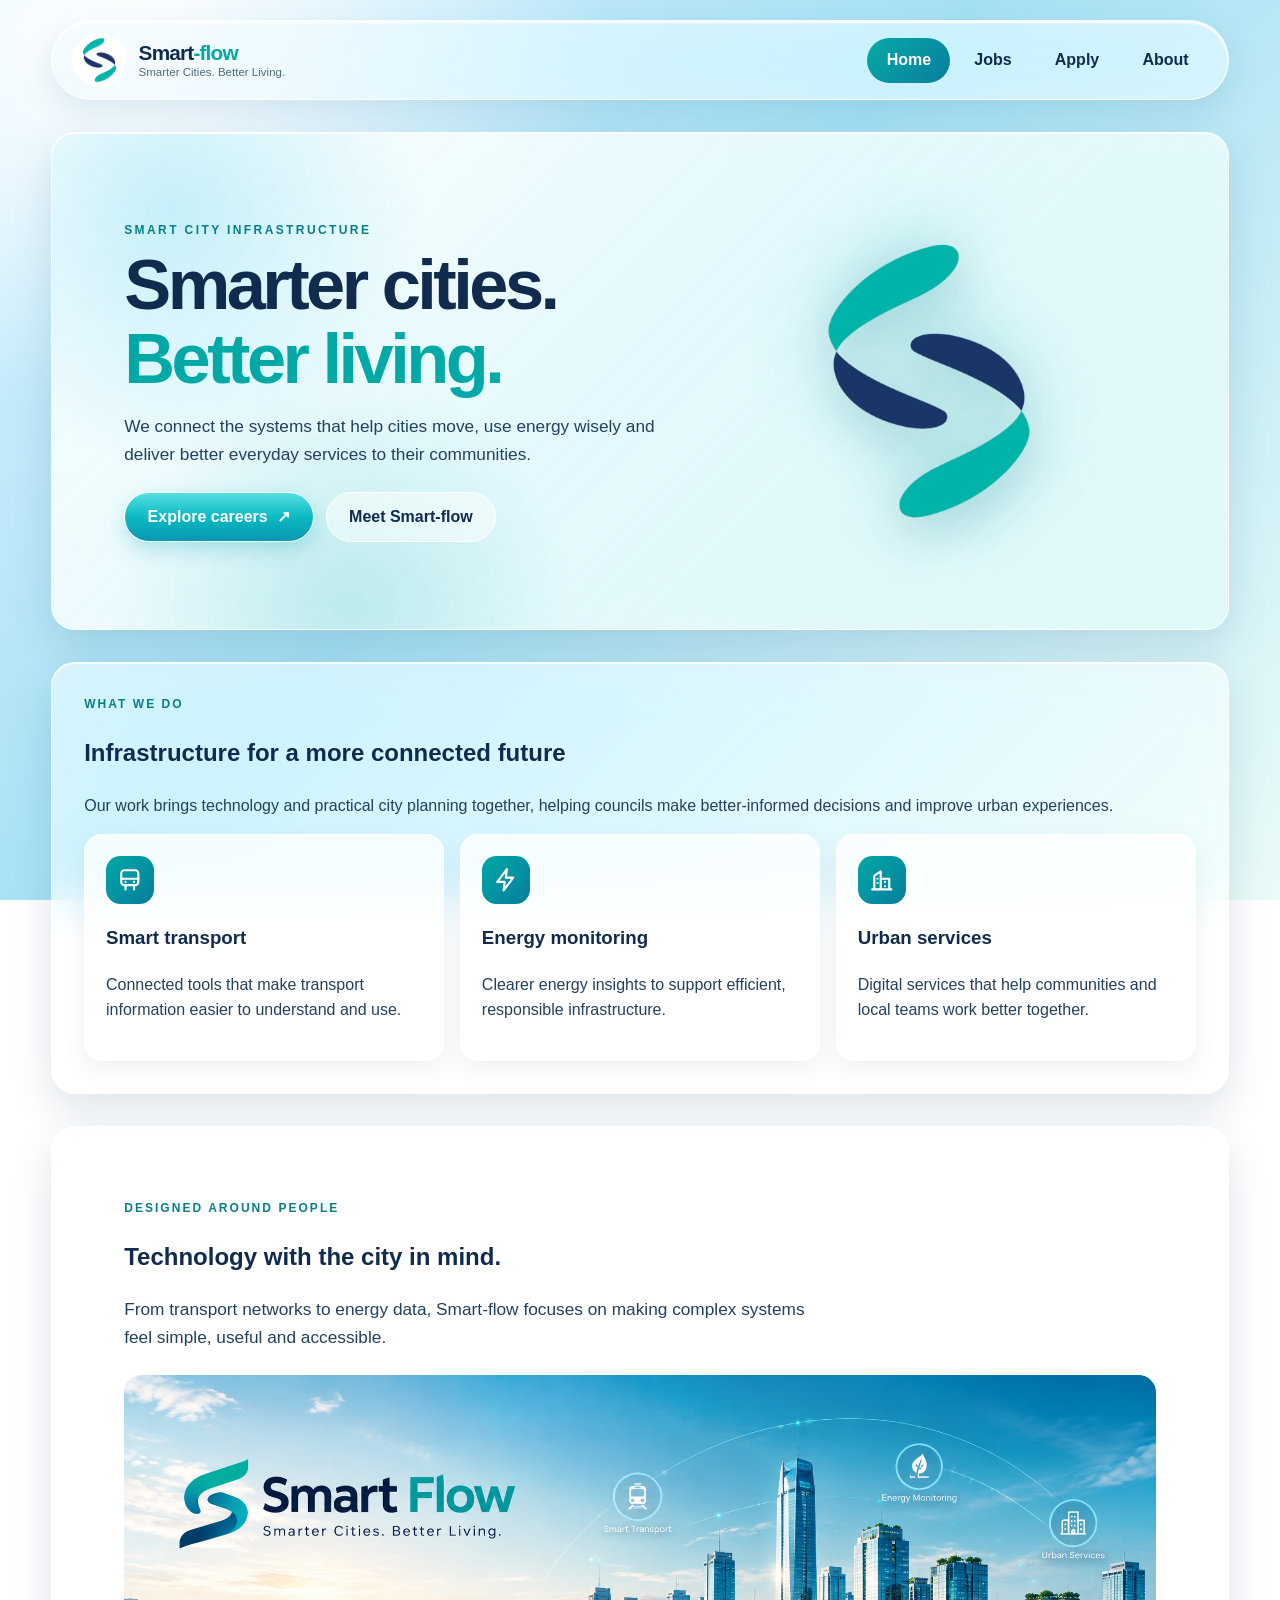
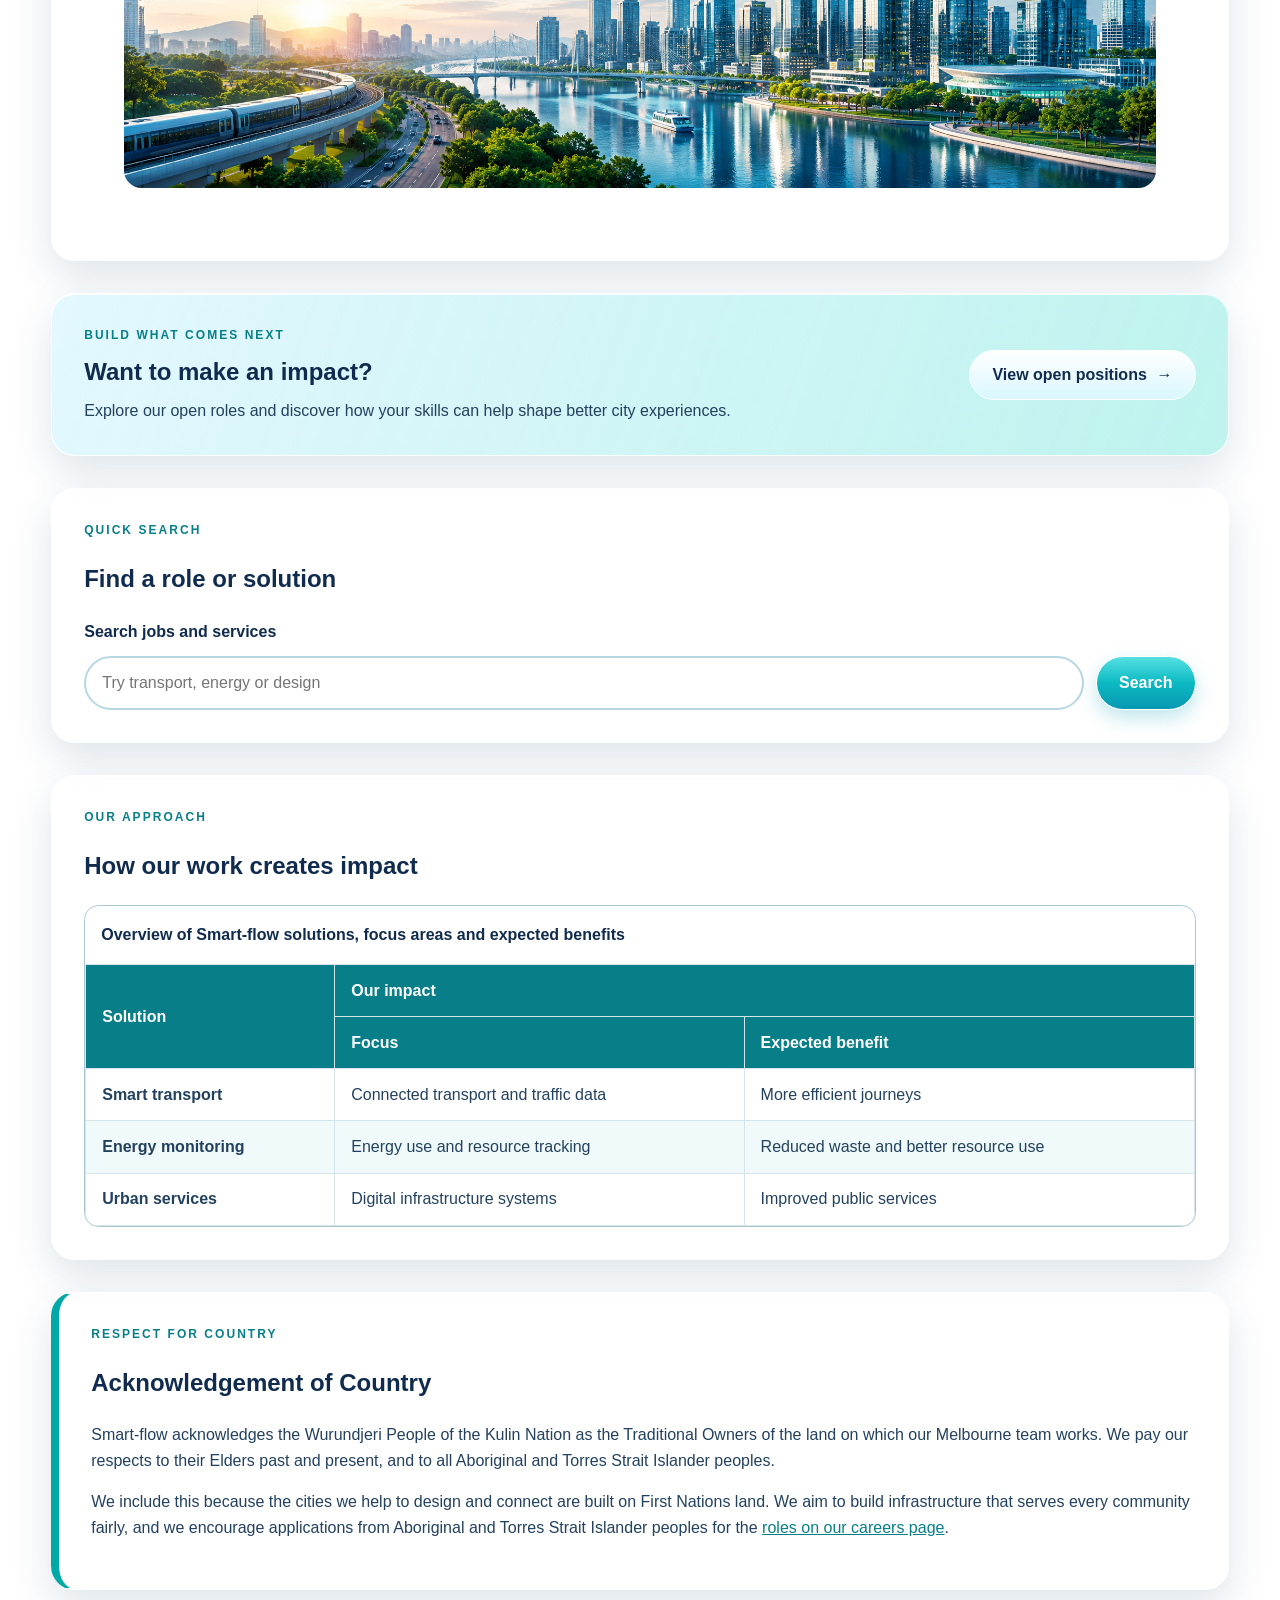
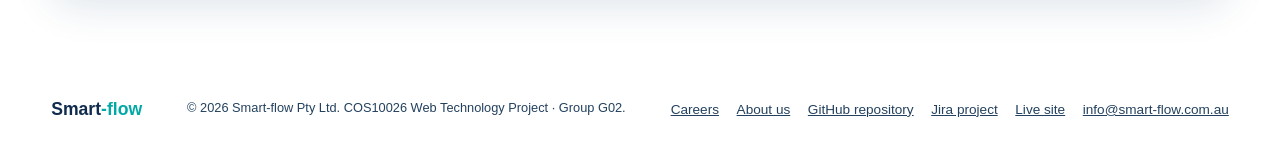
<file: index.html>
<!DOCTYPE html>
<!--
  Smart-flow | COS10026 Applied Web Project Part 1 | Group G02
  Page: index.html (Home)
  Styling: styles.css (shared) + index.css (this page), plus one embedded and one inline CSS example.
  ACKNOWLEDGEMENTS: Content and design decisions were made by the team. Generative AI (Claude, by Anthropic)
  was used to help write and explain CSS and to review the HTML; all output was checked and edited by the team.
  Sources: Acknowledgement of Country wording follows the Wurundjeri wording used on about.html.
-->
<html lang="en">

<head>
    <meta charset="UTF-8">
    <meta name="viewport" content="width=device-width, initial-scale=1.0">
    <meta name="description"
        content="Smart-flow builds smarter city infrastructure through connected transport, energy monitoring and urban services.">
    <meta name="keywords"
        content="Smart-flow, smart city, infrastructure, transport, energy monitoring, urban services, careers">
    <meta name="author" content="Group G02">
    <title>Home | Smart-flow</title>
    <link rel="stylesheet" href="styles/style.css">
    <link rel="stylesheet" href="styles/index.css">
    <!-- Embedded CSS example: limited page-specific styling; shared styles stay external. -->
    <style>
        .home-hero .hero-copy {
            position: relative;
            z-index: 1;
        }

        .home-hero .eyebrow {
            letter-spacing: .2em;
        }
    </style>
</head>

<body>
    <header class="site-header">
        <div class="container header-content">
            <a class="brand" href="index.html" aria-label="Smart-flow home">
                <img src="images/smartflow-edited.png" alt="Smart-flow logo" width="54" height="54">
                <span class="brand-copy"><strong>Smart<span>-flow</span></strong><small>Smarter Cities. Better
                        Living.</small></span>
            </a>
            <nav aria-label="Main navigation">
                <ul class="nav-links">
                    <li><a href="index.html" class="active" aria-current="page">Home</a></li>
                    <li><a href="jobs.html">Jobs</a></li>
                    <li><a href="apply.html">Apply</a></li>
                    <li><a href="about.html">About</a></li>
                </ul>
            </nav>
        </div>
    </header>
    <main class="container page-main">

        <!-- Background graphic: layered CSS gradients on .home-hero (see index.css). -->
        <section class="page-hero home-hero">
            <div class="hero-copy">
                <p class="eyebrow">SMART CITY INFRASTRUCTURE</p>
                <h1>Smarter cities.<br><span>Better living.</span></h1>
                <p>We connect the systems that help cities move, use energy wisely and deliver better everyday services
                    to their communities.</p>
                <div class="hero-actions">
                    <a class="button button-primary" href="jobs.html">Explore careers <span
                            aria-hidden="true">↗</span></a>
                    <a class="button button-quiet" href="about.html">Meet Smart-flow</a>
                </div>
            </div>
            <img class="home-logo" src="images/smartflow-edited.png" alt="Smart-flow abstract teal and navy S logo"
                style="margin-block: .5rem;">
        </section>

        <section class="content-section" aria-labelledby="focus-title">
            <p class="eyebrow">WHAT WE DO</p>
            <h2 id="focus-title">Infrastructure for a more connected future</h2>
            <p>Our work brings technology and practical city planning together, helping councils make better-informed
                decisions and improve urban experiences.</p>
            <div class="feature-grid">
                <article class="feature-card">
                    <div class="feature-icon" aria-hidden="true"><svg viewBox="0 0 24 24" width="26" height="26"
                            fill="none" stroke="currentColor" stroke-width="2" stroke-linecap="round"
                            stroke-linejoin="round" focusable="false">
                            <rect x="4" y="3" width="16" height="14" rx="3" />
                            <path d="M4 11h16M8 21v-4M16 21v-4" />
                            <path d="M8 14h.01M16 14h.01" />
                        </svg></div>
                    <h3>Smart transport</h3>
                    <p>Connected tools that make transport information easier to understand and use.</p>
                </article>
                <article class="feature-card">
                    <div class="feature-icon" aria-hidden="true"><svg viewBox="0 0 24 24" width="26" height="26"
                            fill="none" stroke="currentColor" stroke-width="2" stroke-linecap="round"
                            stroke-linejoin="round" focusable="false">
                            <path d="M13 2 4 14h7l-1 8 9-12h-7z" />
                        </svg></div>
                    <h3>Energy monitoring</h3>
                    <p>Clearer energy insights to support efficient, responsible infrastructure.</p>
                </article>
                <article class="feature-card">
                    <div class="feature-icon" aria-hidden="true"><svg viewBox="0 0 24 24" width="26" height="26"
                            fill="none" stroke="currentColor" stroke-width="2" stroke-linecap="round"
                            stroke-linejoin="round" focusable="false">
                            <path d="M3 21h18M5 21V8l6-4v17M11 21V11h8v10M8 11h.01M8 15h.01M15 14h.01M15 18h.01" />
                        </svg></div>
                    <h3>Urban services</h3>
                    <p>Digital services that help communities and local teams work better together.</p>
                </article>
            </div>
        </section>

        <section class="page-hero" aria-labelledby="city-title">
            <p class="eyebrow">DESIGNED AROUND PEOPLE</p>
            <h2 id="city-title">Technology with the city in mind.</h2>
            <p>From transport networks to energy data, Smart-flow focuses on making complex systems feel simple, useful
                and accessible.</p>
            <img class="city-banner" src="images/smartflow-city-banner.png" width="1983" height="793"
                alt="Illustration of a connected modern city with public transport, buildings and waterways">
        </section>

        <section class="closing-cta glass-panel" aria-labelledby="home-cta-title">
            <div>
                <p class="eyebrow">BUILD WHAT COMES NEXT</p>
                <h2 id="home-cta-title">Want to make an impact?</h2>
                <p>Explore our open roles and discover how your skills can help shape better city experiences.</p>
            </div>
            <a class="button button-light" href="jobs.html">View open positions <span aria-hidden="true">→</span></a>
        </section>

        <section class="content-section" aria-labelledby="site-search-title">
            <p class="eyebrow">QUICK SEARCH</p>
            <h2 id="site-search-title">Find a role or solution</h2>
            <form class="site-search" action="jobs.html" method="get" role="search">
                <label for="site-search-query">Search jobs and services</label>
                <input id="site-search-query" name="q" type="search" placeholder="Try transport, energy or design">
                <button class="button button-primary" type="submit">Search</button>
            </form>
        </section>
        <section class="content-section" aria-labelledby="impact-table-title">
            <p class="eyebrow">OUR APPROACH</p>
            <h2 id="impact-table-title">How our work creates impact</h2>
            <div class="table-wrapper" tabindex="0" role="region" aria-label="Smart-flow solutions and benefits">
                <table>
                    <caption>Overview of Smart-flow solutions, focus areas and expected benefits</caption>
                    <thead>
                        <tr>
                            <th scope="col" rowspan="2">Solution</th>
                            <th scope="colgroup" colspan="2">Our impact</th>
                        </tr>
                        <tr>
                            <th scope="col">Focus</th>
                            <th scope="col">Expected benefit</th>
                        </tr>
                    </thead>
                    <tbody>
                        <tr>
                            <th scope="row">Smart transport</th>
                            <td>Connected transport and traffic data</td>
                            <td>More efficient journeys</td>
                        </tr>
                        <tr>
                            <th scope="row">Energy monitoring</th>
                            <td>Energy use and resource tracking</td>
                            <td>Reduced waste and better resource use</td>
                        </tr>
                        <tr>
                            <th scope="row">Urban services</th>
                            <td>Digital infrastructure systems</td>
                            <td>Improved public services</td>
                        </tr>
                    </tbody>
                </table>
            </div>
        </section>

        <!-- Acknowledgement of Country: supports Aboriginal and Torres Strait Islander peoples (brief requirement) -->
        <section class="content-section acknowledgement" aria-labelledby="country-title">
            <p class="eyebrow">RESPECT FOR COUNTRY</p>
            <h2 id="country-title">Acknowledgement of Country</h2>
            <p>Smart-flow acknowledges the Wurundjeri People of the Kulin Nation as the Traditional Owners of the land
                on which our Melbourne team works. We pay our respects to their Elders past and present, and to all
                Aboriginal and Torres Strait Islander peoples.</p>
            <p>We include this because the cities we help to design and connect are built on First Nations land. We aim
                to build infrastructure that serves every community fairly, and we encourage applications from
                Aboriginal and Torres Strait Islander peoples for the <a href="jobs.html">roles on our careers page</a>.
            </p>
        </section>

    </main>
    <footer class="site-footer">
        <div class="container footer-content">
            <a class="footer-brand" href="index.html">Smart<span>-flow</span></a>
            <p>&copy; 2026 Smart-flow Pty Ltd. COS10026 Web Technology Project · Group G02.</p>
            <ul class="footer-links">
                <li><a href="jobs.html">Careers</a></li>
                <li><a href="about.html">About us</a></li>
                <li><a href="https://github.com/106214551/Smart-flow" target="_blank" rel="noopener noreferrer">GitHub
                        repository</a></li>
                <li><a href="https://boussahakhadija76.atlassian.net/jira/software/projects/SFG/boards/34"
                        target="_blank" rel="noopener noreferrer">Jira project</a></li>
                <li><a href="https://106214551.github.io/Smart-flow/" target="_blank" rel="noopener noreferrer">Live
                        site</a></li>
                <li><a href="mailto:info@smart-flow.com.au">info@smart-flow.com.au</a></li>
            </ul>
        </div>
    </footer>
</body>

</html>
</file>
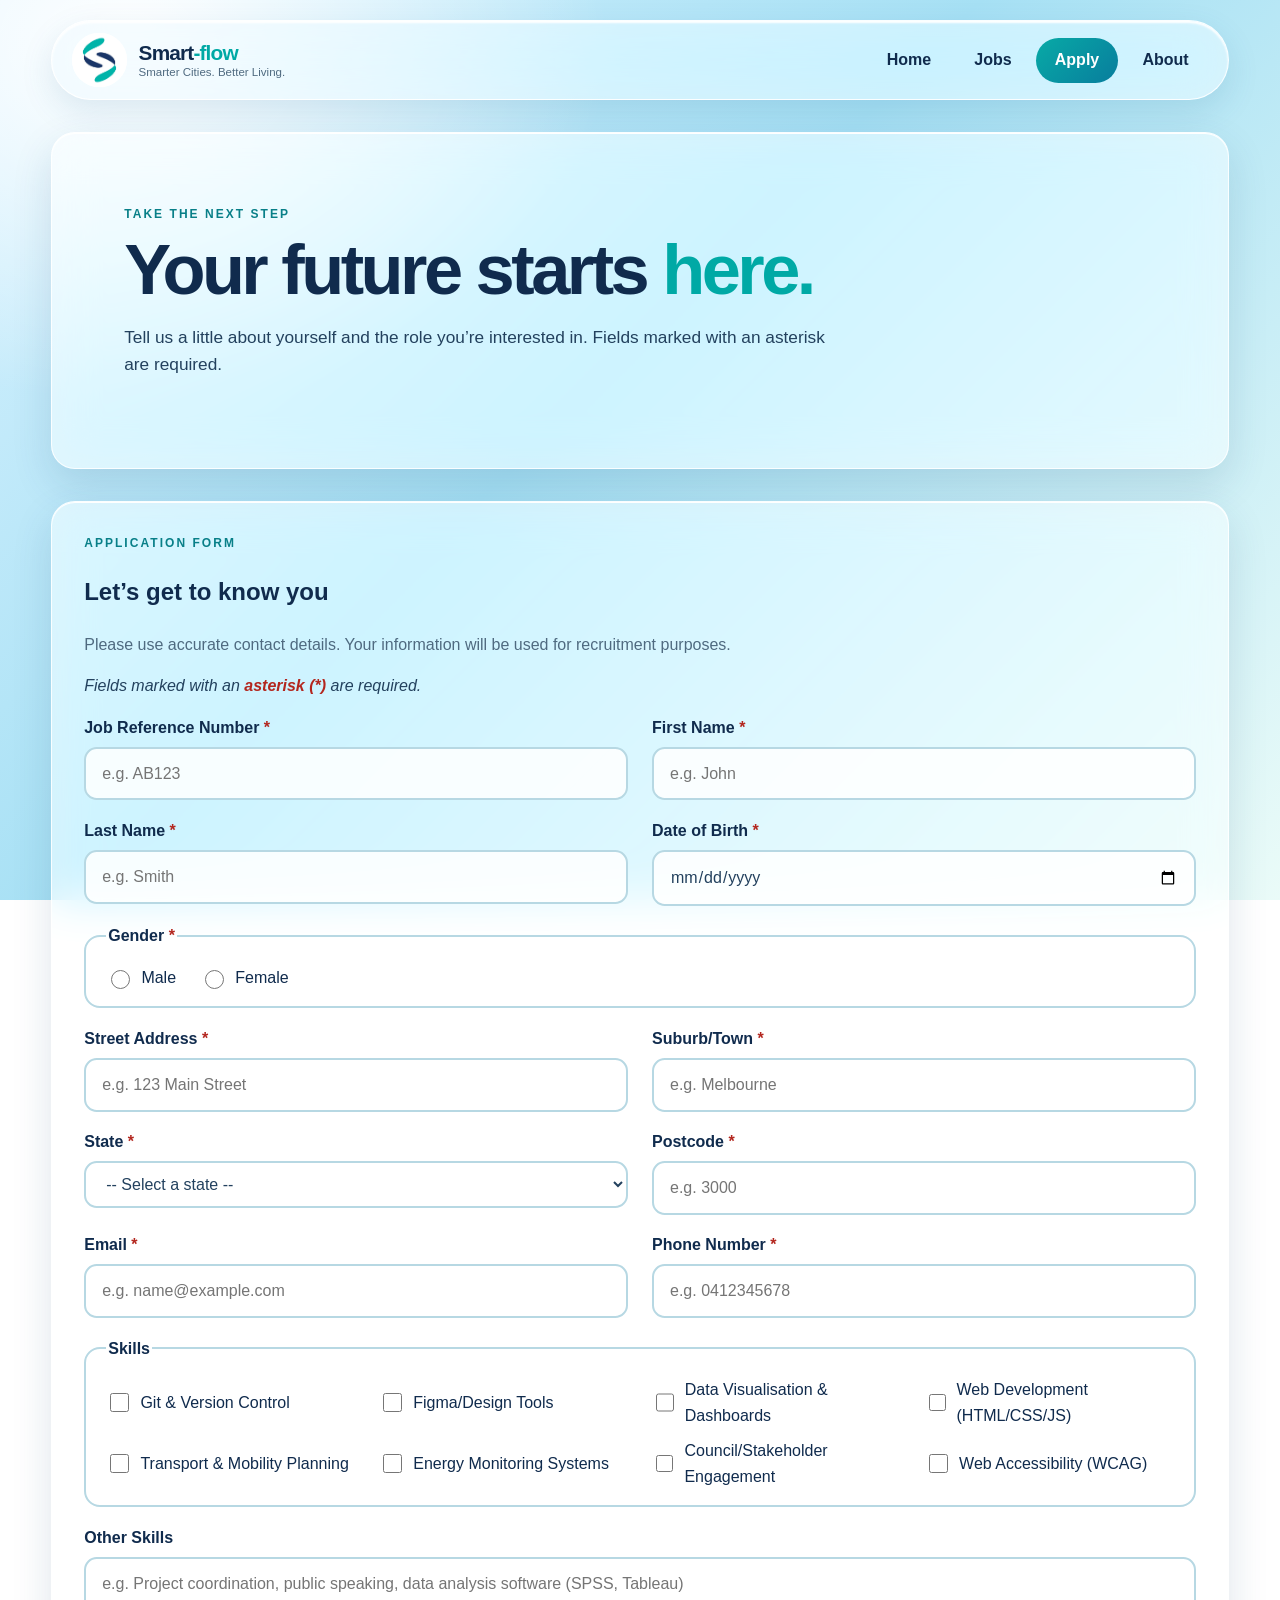
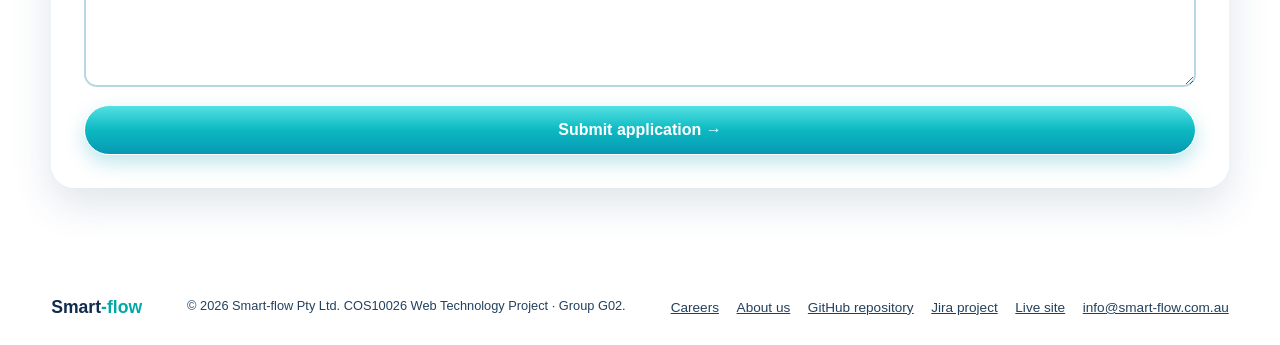
<file: apply.html>
<!DOCTYPE html>
<html lang="en">

<head>
    <meta charset="UTF-8">
    <meta name="author" content="Smart Flow">
    <meta name="viewport" content="width=device-width, initial-scale=1.0">
    <meta name="description" content="Apply for a role at Smart-flow using our accessible online application form.">
    <title>Apply | Smart-flow</title>
    <link rel="stylesheet" href="styles/style.css">
    <link rel="stylesheet" href="styles/apply.css">
    <!-- Embedded CSS example: limited page-specific styling; shared styles stay external. -->
    <style>
        .application-form .eyebrow {
            color: #087f88;
        }

        .application-form .form-help {
            line-height: 1.5;
        }

        .form-note {
            font-style: italic;
            text-align: left;
            margin-bottom: 16px;
        }
    </style>
</head>

<body>
    <!-- Header and Navigation -->
    <header class="site-header">
        <div class="container header-content">
            <a class="brand" href="index.html" aria-label="Smart-flow home">
                <img src="images/smartflow.jpeg" alt="Smart-flow logo" width="54" height="54">
                <span class="brand-copy"><strong>Smart<span>-flow</span></strong><small>Smarter Cities. Better
                        Living.</small></span>
            </a>
            <nav aria-label="Main navigation">
                <ul class="nav-links">
                    <li><a href="index.html">Home</a></li>
                    <li><a href="jobs.html">Jobs</a></li>
                    <li><a href="apply.html" class="active" aria-current="page">Apply</a></li>
                    <li><a href="about.html">About</a></li>
                </ul>
            </nav>
        </div>
    </header>

    <main class="container page-main">

        <!-- Page hero / introduction -->
        <section class="page-hero" aria-labelledby="apply-title">
            <p class="eyebrow">TAKE THE NEXT STEP</p>
            <h1 id="apply-title">Your future starts <span>here.</span></h1>
            <p>Tell us a little about yourself and the role you’re interested in. Fields marked with an asterisk are
                required.</p>
        </section>

        <section class="content-section" aria-labelledby="form-title">
            <p class="eyebrow">APPLICATION FORM</p>
            <h2 id="form-title">Let’s get to know you</h2>
            <p class="form-help" style="margin-bottom: 1rem;">Please use accurate contact details. Your information will
                be used for recruitment purposes.</p>
            <p class="form-note">Fields marked with an <span style="color: #b3261e; font-weight: bold;">asterisk
                    (*)</span> are required.</p>
            <!-- Job application form -->
            <form class="application-form" action="https://mercury.swin.edu.au/it000000/formtest.php" method="post">
                <!-- Job reference and applicant name -->
                <div class="form-field">
                    <label for="jobref">Job Reference Number <span class="required-star">*</span></label>
                    <input type="text" id="jobref" name="jobref" pattern="[A-Za-z0-9]{5}"
                        title="Enter exactly 5 letters or digits" placeholder="e.g. AB123" required>
                </div>

                <div class="form-field">
                    <label for="firstname">First Name <span class="required-star">*</span></label>
                    <input type="text" id="firstname" name="firstname" maxlength="20" pattern="[A-Za-z]+"
                        title="Enter only letters, no spaces or numbers" placeholder="e.g. John" required>
                </div>

                <div class="form-field">
                    <label for="lastname">Last Name <span class="required-star">*</span></label>
                    <input type="text" id="lastname" name="lastname" maxlength="20" pattern="[A-Za-z]+"
                        title="Enter only letters, no spaces or numbers" placeholder="e.g. Smith" required>
                </div>

                <!-- Date of birth and gender -->
                <div class="form-field">
                    <label for="DOB">Date of Birth <span class="required-star">*</span></label>
                    <input type="date" id="DOB" name="DOB" required>
                </div>

                <fieldset class="form-field full-width">
                    <legend>Gender <span class="required-star">*</span></legend>
                    <div class="radio-group">
                        <div class="checkbox-item">
                            <input type="radio" id="male" name="gender" value="male" required>
                            <label for="male">Male</label>
                        </div>
                        <div class="checkbox-item">
                            <input type="radio" id="female" name="gender" value="female" required>
                            <label for="female">Female</label>
                        </div>
                    </div>
                </fieldset>

                <!-- Address details -->
                <div class="form-field">
                    <label for="street">Street Address <span class="required-star">*</span></label>
                    <input type="text" id="street" name="street" maxlength="40" placeholder="e.g. 123 Main Street"
                        required>
                </div>

                <div class="form-field">
                    <label for="suburb">Suburb/Town <span class="required-star">*</span></label>
                    <input type="text" id="suburb" name="suburb" maxlength="40" placeholder="e.g. Melbourne" required>
                </div>

                <div class="form-field">
                    <label for="state">State <span class="required-star">*</span></label>
                    <select id="state" name="state" required>
                        <option value="" disabled selected>-- Select a state --</option>
                        <option value="VIC">VIC</option>
                        <option value="NSW">NSW</option>
                        <option value="QLD">QLD</option>
                        <option value="NT">NT</option>
                        <option value="WA">WA</option>
                        <option value="SA">SA</option>
                        <option value="TAS">TAS</option>
                        <option value="ACT">ACT</option>
                    </select>
                </div>

                <div class="form-field">
                    <label for="postcode">Postcode <span class="required-star">*</span></label>
                    <input type="text" id="postcode" name="postcode" pattern="[0-9]{4}" title="Enter exactly 4 digits"
                        placeholder="e.g. 3000" required>
                </div>

                <!-- Contact details -->
                <div class="form-field">
                    <label for="email">Email <span class="required-star">*</span></label>
                    <input type="email" id="email" name="email" placeholder="e.g. name@example.com" required>
                </div>

                <div class="form-field">
                    <label for="phone">Phone Number <span class="required-star">*</span></label>
                    <input type="tel" id="phone" name="phone" pattern="[0-9]{8,12}" title="Enter 8 to 12 digits"
                        placeholder="e.g. 0412345678" required>
                </div>

                <!-- Skills -->
                <fieldset class="form-field full-width">
                    <legend>Skills</legend>
                    <div class="checkbox-group">
                        <div class="checkbox-item">
                            <input type="checkbox" id="skill-gitv" name="skills" value="Git & Version Control">
                            <label for="skill-gitv">Git & Version Control</label>
                        </div>

                        <div class="checkbox-item">
                            <input type="checkbox" id="skill-F/D" name="skills" value="Figma/Design Tools">
                            <label for="skill-F/D">Figma/Design Tools</label>
                        </div>

                        <div class="checkbox-item">
                            <input type="checkbox" id="skill-dataviz" name="skills" value="Data Visualisation">
                            <label for="skill-dataviz">Data Visualisation & Dashboards</label>
                        </div>

                        <div class="checkbox-item">
                            <input type="checkbox" id="skill-webdev" name="skills" value="Web Development">
                            <label for="skill-webdev">Web Development (HTML/CSS/JS)</label>
                        </div>

                        <div class="checkbox-item">
                            <input type="checkbox" id="skill-transport" name="skills" value="Transport Planning">
                            <label for="skill-transport">Transport & Mobility Planning</label>
                        </div>

                        <div class="checkbox-item">
                            <input type="checkbox" id="skill-energy" name="skills" value="Energy Systems">
                            <label for="skill-energy">Energy Monitoring Systems</label>
                        </div>

                        <div class="checkbox-item">
                            <input type="checkbox" id="skill-stakeholder" name="skills" value="Stakeholder Engagement">
                            <label for="skill-stakeholder">Council/Stakeholder Engagement</label>
                        </div>

                        <div class="checkbox-item">
                            <input type="checkbox" id="skill-Acc" name="skills" value="Web Accessibility (WCAG)">
                            <label for="skill-Acc">Web Accessibility (WCAG)</label>
                        </div>
                    </div>
                </fieldset>

                <!-- Other skills text area -->
                <div class="form-field full-width">
                    <label for="otherskills">Other Skills</label>
                    <textarea id="otherskills" name="otherskills" rows="4" cols="50"
                        placeholder="e.g. Project coordination, public speaking, data analysis software (SPSS, Tableau)"></textarea>
                </div>
                <!-- Submit button -->
                <div class="form-field full-width">
                    <button class="button button-primary full-width" type="submit">Submit application →</button>
                </div>
            </form>
        </section>
    </main>

    <!-- Footer -->
    <footer class="site-footer">
        <div class="container footer-content">
            <a class="footer-brand" href="index.html">Smart<span>-flow</span></a>
            <p>&copy; 2026 Smart-flow Pty Ltd. COS10026 Web Technology Project · Group G02.</p>
            <ul class="footer-links">
                <li><a href="jobs.html">Careers</a></li>
                <li><a href="about.html">About us</a></li>
                <li><a href="https://github.com/106214551/Smart-flow" target="_blank" rel="noopener noreferrer">GitHub
                        repository</a></li>
                <li><a href="https://boussahakhadija76.atlassian.net/jira/software/projects/SFG/boards/34"
                        target="_blank" rel="noopener noreferrer">Jira project</a></li>
                <li><a href="https://106214551.github.io/Smart-flow/" target="_blank" rel="noopener noreferrer">Live
                        site</a></li>
                <li><a href="mailto:info@smart-flow.com.au">info@smart-flow.com.au</a></li>
            </ul>
        </div>
    </footer>
</body>

</html>
</file>
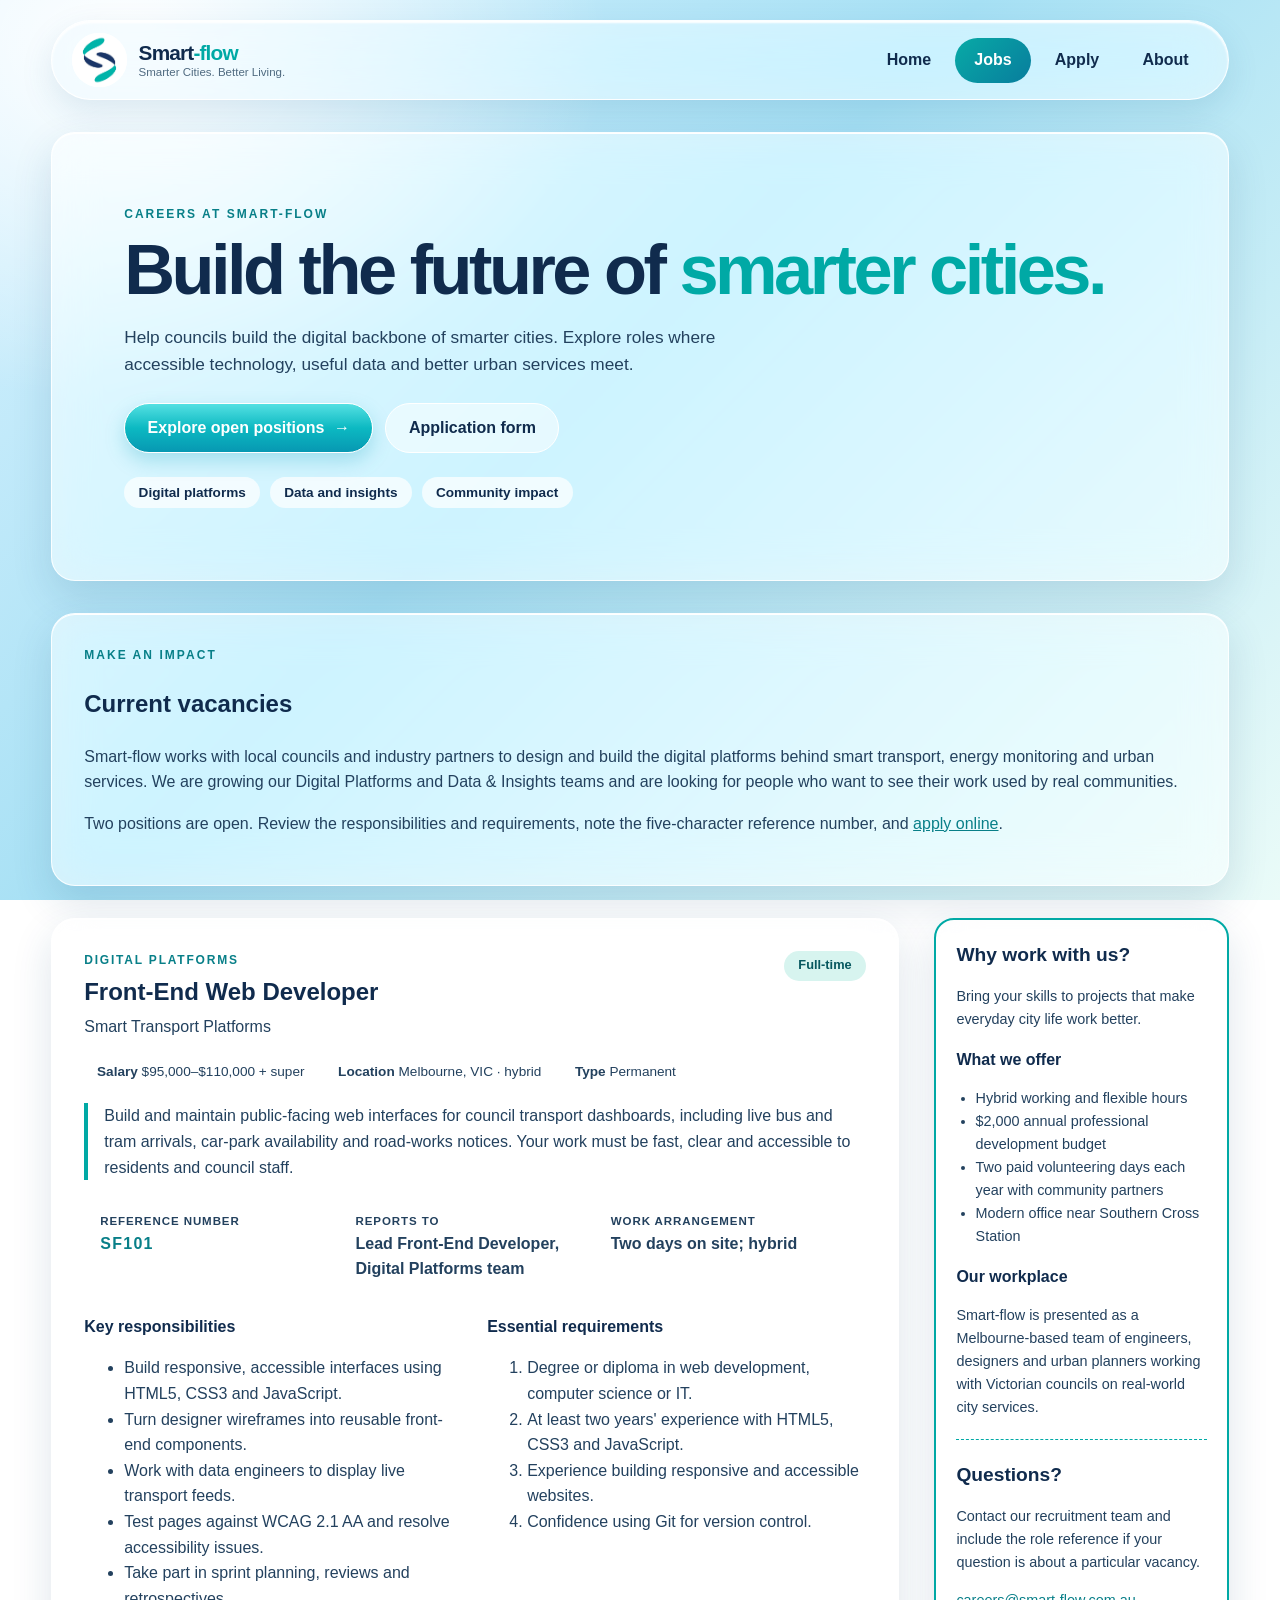
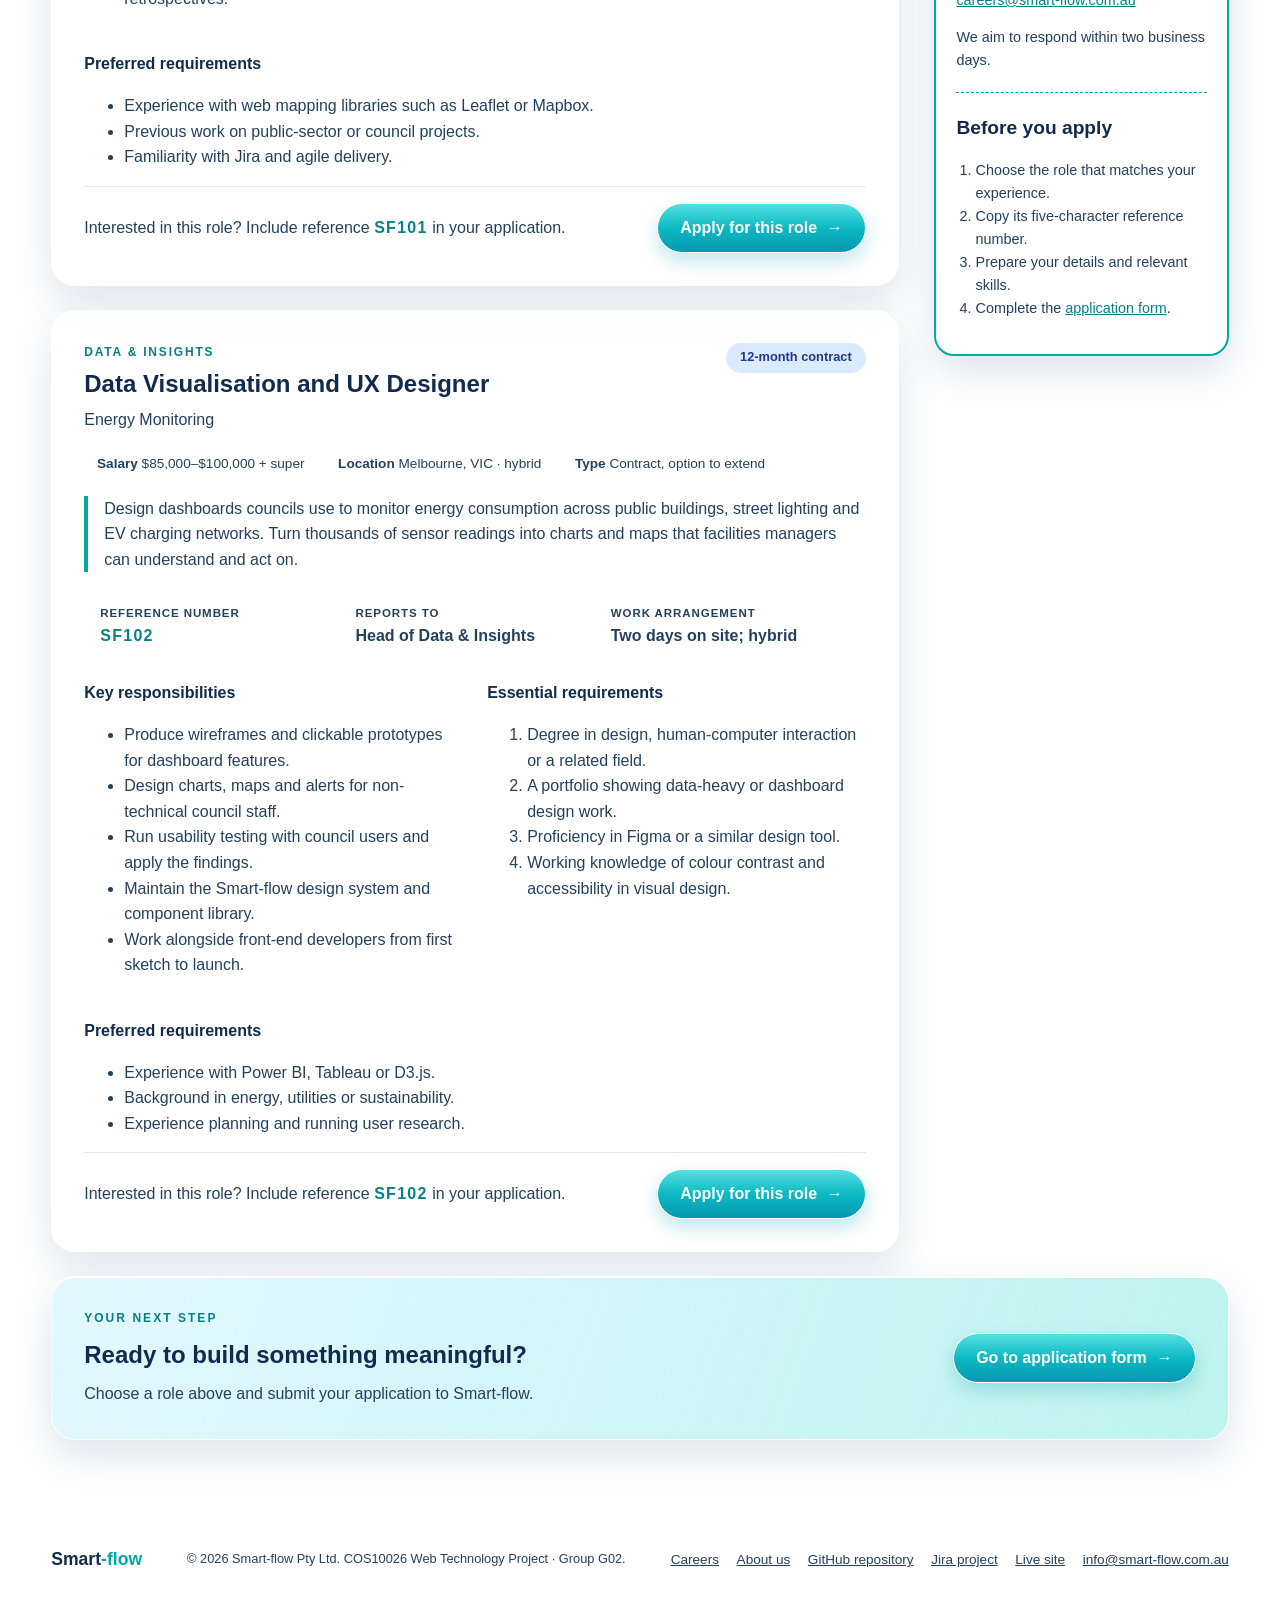
<file: jobs.html>
<!DOCTYPE html>
<!--
        Page authour: Malik (jobs.html)
        Acknowledgments: salary ranges informed by the Hays Salary Guide and Seek job-ad data for
        Melbourne web and design roles; validated with the W3C Nu HTML Checker; accessibility guidence
        from the unit's Accessibility Guideline (Zarnegar, Swinburne University).
    -->

<html lang="en">

<head>
    <!-- Character encoding -->
    <meta charset="UTF-8">
    <!-- Viewport for responsive layout on mobile -->
    <meta name="viewport" content="width=device-width, initial-scale=1.0">
    <!-- Page metadata -->
    <meta name="description"
        content="Explore current Smart-flow careers in smart transport platforms and energy monitoring, including role details, salary, responsibilities and requirements.">
    <meta name="author" content="Malik">
    <title>Careers | Smart-flow</title>
    <!-- Shared styles first, then page-specific styles -->
    <link rel="stylesheet" href="styles/style.css">
    <link rel="stylesheet" href="styles/jobs.css">
    <style>
        /* Page-specific embedded CSS: keep job reference numbers easy to scan. */
        .job-reference-code {
            color: #087f88;
            font-weight: 800;
            letter-spacing: .08em;
        }
    </style>
</head>

<body>
    <!-- Header and main navigation (same on every page) -->
    <header class="site-header">
        <div class="container header-content">
            <a href="index.html" class="brand" aria-label="Smart-flow home">
                <img src="images/smartflow.jpeg" alt="Smart-flow logo" width="54" height="54">
                <span class="brand-copy"><strong>Smart<span>-flow</span></strong><small>Smarter Cities. Better
                        Living.</small></span>
            </a>
            <nav aria-label="Main navigation">
                <ul class="nav-links">
                    <li><a href="index.html">Home</a></li>
                    <li><a href="jobs.html" class="active" aria-current="page">Jobs</a></li>
                    <li><a href="apply.html">Apply</a></li>
                    <li><a href="about.html">About</a></li>
                </ul>
            </nav>
        </div>
    </header>

    <!-- Main content -->
    <main class="container page-main jobs-page">
        <!-- Hero banner -->
        <section class="page-hero jobs-hero" aria-labelledby="jobs-title">
            <div class="hero-copy">
                <p class="eyebrow">CAREERS AT SMART-FLOW</p>
                <h1 id="jobs-title">Build the future of <span>smarter cities.</span></h1>
                <p class="hero-lead" style="max-width: 62ch;">Help councils build the digital backbone of smarter
                    cities. Explore roles where accessible technology, useful data and better urban services meet.</p>
                <div class="hero-actions">
                    <a class="button button-primary" href="#open-positions">Explore open positions <span
                            aria-hidden="true">→</span></a>
                    <a class="button button-quiet" href="apply.html">Application form</a>
                </div>
                <div class="hero-proof" aria-label="Career areas">
                    <span>Digital platforms</span>
                    <span>Data and insights</span>
                    <span>Community impact</span>
                </div>
            </div>

        </section>

        <!-- Introduction to current vacancies -->
        <section class="jobs-intro content-section" aria-labelledby="open-positions">
            <p class="eyebrow">MAKE AN IMPACT</p>
            <h2 id="open-positions">Current vacancies</h2>
            <p>Smart-flow works with local councils and industry partners to design and build the digital platforms
                behind smart transport, energy monitoring and urban services. We are growing our Digital Platforms and
                Data &amp; Insights teams and are looking for people who want to see their work used by real
                communities.</p>
            <p>Two positions are open. Review the responsibilities and requirements, note the five-character reference
                number, and <a href="apply.html">apply online</a>.</p>
        </section>

        <!-- Layout wrapper: aside is floated right (25%) in jobs.css, job listings sit on the left -->
        <div class="jobs-layout">
            <!-- Aside: why work with us, contact details and application checklist (contains the ordered list) -->
            <aside class="jobs-aside" aria-labelledby="why-work-heading">
                <section>

                    <h2 id="why-work-heading">Why work <span>with us?</span></h2>
                    <p class="sidebar-intro">Bring your skills to projects that make everyday city life work better.</p>
                    <h3>What we offer</h3>
                    <ul class="benefit-list">
                        <li>Hybrid working and flexible hours</li>
                        <li>$2,000 annual professional development budget</li>
                        <li>Two paid volunteering days each year with community partners</li>
                        <li>Modern office near Southern Cross Station</li>
                    </ul>
                    <h3>Our workplace</h3>
                    <p>Smart-flow is presented as a Melbourne-based team of engineers, designers and urban planners
                        working with Victorian councils on real-world city services.</p>
                </section>
                <section>
                    <h2>Questions?</h2>
                    <p>Contact our recruitment team and include the role reference if your question is about a
                        particular vacancy.</p>
                    <p><a href="mailto:careers@smart-flow.com.au">careers@smart-flow.com.au</a></p>
                    <p class="form-help">We aim to respond within two business days.</p>
                </section>
                <section aria-labelledby="apply-checklist-heading">
                    <h2 id="apply-checklist-heading">Before you apply</h2>
                    <ol>
                        <li>Choose the role that matches your experience.</li>
                        <li>Copy its five-character reference number.</li>
                        <li>Prepare your details and relevant skills.</li>
                        <li>Complete the <a href="apply.html">application form</a>.</li>
                    </ol>
                </section>
            </aside>

            <!-- Job position descriptions -->
            <div class="jobs-listings">
                <!-- Job 1: reference SF101 -->
                <article class="job-card glass-panel" id="sf101" aria-labelledby="sf101-title">
                    <div class="job-card-top">
                        <div class="job-title-group">
                            <p class="job-category">DIGITAL PLATFORMS</p>
                            <h3 id="sf101-title">Front-End Web Developer</h3>
                            <p class="job-subtitle">Smart Transport Platforms</p>
                        </div>
                        <span class="job-type">Full-time</span>
                    </div>
                    <div class="job-meta" aria-label="Role overview">
                        <span><b>Salary</b> $95,000–$110,000 + super</span>
                        <span><b>Location</b> Melbourne, VIC · hybrid</span>
                        <span><b>Type</b> Permanent</span>
                    </div>
                    <p class="job-summary">Build and maintain public-facing web interfaces for council transport
                        dashboards, including live bus and tram arrivals, car-park availability and road-works notices.
                        Your work must be fast, clear and accessible to residents and council staff.</p>
                    <dl class="job-reference">
                        <div>
                            <dt>Reference number</dt>
                            <dd class="job-reference-code">SF101</dd>
                        </div>
                        <div>
                            <dt>Reports to</dt>
                            <dd>Lead Front-End Developer, Digital Platforms team</dd>
                        </div>
                        <div>
                            <dt>Work arrangement</dt>
                            <dd>Two days on site; hybrid</dd>
                        </div>
                    </dl>
                    <div class="job-detail-grid">
                        <section aria-labelledby="sf101-responsibilities">
                            <h4 id="sf101-responsibilities">Key responsibilities</h4>
                            <ul>
                                <li>Build responsive, accessible interfaces using HTML5, CSS3 and JavaScript.</li>
                                <li>Turn designer wireframes into reusable front-end components.</li>
                                <li>Work with data engineers to display live transport feeds.</li>
                                <li>Test pages against WCAG 2.1 AA and resolve accessibility issues.</li>
                                <li>Take part in sprint planning, reviews and retrospectives.</li>
                            </ul>
                        </section>
                        <section aria-labelledby="sf101-essential">
                            <h4 id="sf101-essential">Essential requirements</h4>
                            <ol>
                                <li>Degree or diploma in web development, computer science or IT.</li>
                                <li>At least two years' experience with HTML5, CSS3 and JavaScript.</li>
                                <li>Experience building responsive and accessible websites.</li>
                                <li>Confidence using Git for version control.</li>
                            </ol>
                        </section>
                        <section aria-labelledby="sf101-preferred">
                            <h4 id="sf101-preferred">Preferred requirements</h4>
                            <ul>
                                <li>Experience with web mapping libraries such as Leaflet or Mapbox.</li>
                                <li>Previous work on public-sector or council projects.</li>
                                <li>Familiarity with Jira and agile delivery.</li>
                            </ul>
                        </section>
                    </div>
                    <div class="job-card-footer">
                        <p>Interested in this role? Include reference <strong class="job-reference-code">SF101</strong>
                            in your application.</p><a class="button button-primary"
                            href="apply.html?jobref=SF101">Apply for this role <span aria-hidden="true">→</span></a>
                    </div>
                </article>

                <!-- Job 2: reference SF102 -->
                <article class="job-card glass-panel" id="sf102" aria-labelledby="sf102-title">
                    <div class="job-card-top">
                        <div class="job-title-group">
                            <p class="job-category">DATA &amp; INSIGHTS</p>
                            <h3 id="sf102-title">Data Visualisation and UX Designer</h3>
                            <p class="job-subtitle">Energy Monitoring</p>
                        </div>
                        <span class="job-type contract">12-month contract</span>
                    </div>
                    <div class="job-meta" aria-label="Role overview">
                        <span><b>Salary</b> $85,000–$100,000 + super</span>
                        <span><b>Location</b> Melbourne, VIC · hybrid</span>
                        <span><b>Type</b> Contract, option to extend</span>
                    </div>
                    <p class="job-summary">Design dashboards councils use to monitor energy consumption across public
                        buildings, street lighting and EV charging networks. Turn thousands of sensor readings into
                        charts and maps that facilities managers can understand and act on.</p>
                    <dl class="job-reference">
                        <div>
                            <dt>Reference number</dt>
                            <dd class="job-reference-code">SF102</dd>
                        </div>
                        <div>
                            <dt>Reports to</dt>
                            <dd>Head of Data &amp; Insights</dd>
                        </div>
                        <div>
                            <dt>Work arrangement</dt>
                            <dd>Two days on site; hybrid</dd>
                        </div>
                    </dl>
                    <div class="job-detail-grid">
                        <section aria-labelledby="sf102-responsibilities">
                            <h4 id="sf102-responsibilities">Key responsibilities</h4>
                            <ul>
                                <li>Produce wireframes and clickable prototypes for dashboard features.</li>
                                <li>Design charts, maps and alerts for non-technical council staff.</li>
                                <li>Run usability testing with council users and apply the findings.</li>
                                <li>Maintain the Smart-flow design system and component library.</li>
                                <li>Work alongside front-end developers from first sketch to launch.</li>
                            </ul>
                        </section>
                        <section aria-labelledby="sf102-essential">
                            <h4 id="sf102-essential">Essential requirements</h4>
                            <ol>
                                <li>Degree in design, human-computer interaction or a related field.</li>
                                <li>A portfolio showing data-heavy or dashboard design work.</li>
                                <li>Proficiency in Figma or a similar design tool.</li>
                                <li>Working knowledge of colour contrast and accessibility in visual design.</li>
                            </ol>
                        </section>
                        <section aria-labelledby="sf102-preferred">
                            <h4 id="sf102-preferred">Preferred requirements</h4>
                            <ul>
                                <li>Experience with Power BI, Tableau or D3.js.</li>
                                <li>Background in energy, utilities or sustainability.</li>
                                <li>Experience planning and running user research.</li>
                            </ul>
                        </section>
                    </div>
                    <div class="job-card-footer">
                        <p>Interested in this role? Include reference <strong class="job-reference-code">SF102</strong>
                            in your application.</p><a class="button button-primary"
                            href="apply.html?jobref=SF102">Apply for this role <span aria-hidden="true">→</span></a>
                    </div>
                </article>
            </div>


        </div>

        <!-- Call to action -->
        <section class="closing-cta glass-panel" aria-labelledby="next-step-heading">
            <div>
                <p class="eyebrow">YOUR NEXT STEP</p>
                <h2 id="next-step-heading">Ready to build something meaningful?</h2>
                <p>Choose a role above and submit your application to Smart-flow.</p>
            </div>
            <a class="button button-primary" href="apply.html">Go to application form <span
                    aria-hidden="true">→</span></a>
        </section>
    </main>

    <!-- Footer: GitHub, Jira, live site and email links -->
    <footer class="site-footer">
        <div class="container footer-content">
            <a class="footer-brand" href="index.html">Smart<span>-flow</span></a>
            <p>&copy; 2026 Smart-flow Pty Ltd. COS10026 Web Technology Project · Group G02.</p>
            <ul class="footer-links">
                <li><a href="jobs.html">Careers</a></li>
                <li><a href="about.html">About us</a></li>
                <li><a href="https://github.com/106214551/Smart-flow" target="_blank" rel="noopener noreferrer">GitHub
                        repository</a></li>
                <li><a href="https://boussahakhadija76.atlassian.net/jira/software/projects/SFG/boards/34"
                        target="_blank" rel="noopener noreferrer">Jira project</a></li>
                <li><a href="https://106214551.github.io/Smart-flow/" target="_blank" rel="noopener noreferrer">Live
                        site</a></li>
                <li><a href="mailto:info@smart-flow.com.au">info@smart-flow.com.au</a></li>
            </ul>
        </div>
    </footer>
</body>

</html>
</file>
<file: styles/style.css>
/* ==========================================================================
   Smart-flow | COS10026 Group G02 | style.css
   
   Author: Sara Kneina 106214551
   
   AI Acknowledgement: 
   All core requirements taught in the unit were written by the user. 
   Generative AI (Claude) was only used as a learning tool to explain 
   advanced concepts (such as glassmorphism effects, backdrop-filters, 
   and CSS Grid auto-fit). The AI did not write the code; it explained 
   how the properties work, and the user implemented and tested them.

   style.css  (SHARED STYLES)
   Loaded on every page. Each page then loads its own small file:
   index.css, jobs.css, apply.css or about.css.

   Contents: 1 Colours and base | 2 Header and navigation | 3 Footer
             4 Glass panels      | 5 Buttons | 6 Tables
             7 Hover effects     | 8 Responsive | 9 Accessibility
  */

/* 1. COLOURS AND BASE ---------------------------------------------------- */
/* Custom properties: change a colour here and the whole site updates */
:root {
    --navy: #102b4d;
    /* logo navy */
    --teal: #00a9a5;
    /* logo teal */
    --teal-dark: #087f88;
    /* darker teal: passes contrast on white */
    --text: #23415e;
    --shadow: 0 1rem 2.5rem rgba(20, 73, 111, .14);
}

* {
    box-sizing: border-box;
}

/* padding and border stay inside the width */

/* Background colour + background graphic made only from gradients */
body {
    margin: 0;
    color: var(--text);
    font-family: "Segoe UI", Arial, sans-serif;
    line-height: 1.6;
    background:
        radial-gradient(ellipse at 10% 5%, #ffffff, transparent 30rem),
        linear-gradient(135deg, #d9f2ff, #a6e0f4 45%, #eafbf8);
    background-attachment: fixed;
}

h1,
h2,
h3,
h4 {
    color: var(--navy);
}

a {
    color: var(--teal-dark);
}

a:hover {
    color: var(--navy);
}

.container {
    width: min(74rem, 92%);
    margin-inline: auto;
}

/* centred page width */
.page-main {
    padding: 2rem 0 3rem;
}

.eyebrow {
    margin: 0 0 .5rem;
    color: var(--teal-dark);
    font-size: .75rem;
    font-weight: 800;
    letter-spacing: .17em;
}

/* 2. HEADER AND NAVIGATION (same on every page) -------------------------- */
.site-header {
    padding-top: 1.25rem;
}

.header-content {
    display: flex;
    /* Flexbox: logo left, menu right */
    align-items: center;
    justify-content: space-between;
    flex-wrap: wrap;
    gap: 1rem;
    padding: .75rem 1.25rem;
    border: 1px solid rgba(255, 255, 255, .9);
    border-radius: 999px;
    background: rgba(240, 250, 255, .6);
    box-shadow: 0 .75rem 2rem rgba(31, 101, 144, .13), inset 0 2px 2px #fff;
    -webkit-backdrop-filter: blur(24px) saturate(150%);
    backdrop-filter: blur(24px) saturate(150%);
    /* the frosted-glass blur */
}

.brand {
    display: flex;
    align-items: center;
    gap: .75rem;
    color: var(--navy);
    text-decoration: none;
}

.brand img {
    width: 3.4rem;
    height: 3.4rem;
    object-fit: contain;
    border-radius: 50%;
    background: #fff;
}

.brand-copy {
    display: flex;
    flex-direction: column;
    line-height: 1.2;
}

.brand-copy strong {
    font-size: 1.3rem;
    letter-spacing: -.04em;
}

.brand-copy span,
.footer-brand span {
    color: var(--teal);
}

/* teal "-flow" */
.brand-copy small {
    color: #4f6a80;
    font-size: .72rem;
}

.nav-links {
    display: flex;
    flex-wrap: wrap;
    gap: .3rem;
    margin: 0;
    padding: 0;
    list-style: none;
}

.nav-links a {
    display: block;
    padding: .6rem 1.2rem;
    border-radius: 999px;
    color: var(--navy);
    font-weight: 700;
    text-decoration: none;
    transition: transform .2s, background .2s;
}

.nav-links a:hover {
    background: rgba(255, 255, 255, .75);
    transform: translateY(-2px);
}

/* hover lift */
.nav-links a.active {
    color: #fff;
    background: linear-gradient(135deg, #08aaa6, #087d9d);
}

/* current page */

/* 3. FOOTER (Jira, GitHub, live site and email links live here) ---------- */
.site-footer {
    padding: 1.5rem 0;
    border-top: 1px solid rgba(255, 255, 255, .7);
}

.footer-content {
    display: flex;
    flex-wrap: wrap;
    align-items: center;
    justify-content: space-between;
    gap: 1rem;
}

.footer-brand {
    color: var(--navy);
    font-size: 1.1rem;
    font-weight: 800;
    text-decoration: none;
}

.footer-content p {
    margin: 0;
    font-size: .8rem;
}

.footer-links {
    display: flex;
    flex-wrap: wrap;
    gap: .5rem 1.1rem;
    margin: 0;
    padding: 0;
    list-style: none;
}

.footer-links a {
    color: var(--text);
    font-size: .85rem;
}

/* 4. GLASS PANELS -------------------------------------------------------- */
/* One shared "frosted glass" look for hero banners, sections and cards */
.glass-panel,
.content-section,
.page-hero {
    padding: clamp(1.25rem, 3vw, 2rem);
    /* fluid padding */
    border: 1px solid rgba(255, 255, 255, .85);
    border-radius: 1.5rem;
    background: rgba(255, 255, 255, .55);
    box-shadow: var(--shadow), inset 0 1px 0 #fff;
    -webkit-backdrop-filter: blur(22px) saturate(145%);
    backdrop-filter: blur(22px) saturate(145%);
}

.content-section,
.page-hero {
    margin-bottom: 2rem;
}

.page-hero {
    position: relative;
    padding: clamp(2rem, 6vw, 4.5rem);
}

.page-hero h1 {
    margin: .25rem 0 1rem;
    font-size: clamp(2.3rem, 5.5vw, 4.4rem);
    line-height: 1.05;
    letter-spacing: -.05em;
}

.page-hero h1 span {
    color: var(--teal);
}

.page-hero p:not(.eyebrow) {
    max-width: 44rem;
    font-size: 1.08rem;
}

.hero-actions {
    display: flex;
    flex-wrap: wrap;
    gap: .75rem;
    margin-top: 1.5rem;
}

.closing-cta {
    /* call-to-action band at the bottom of home and jobs */
    display: flex;
    align-items: center;
    justify-content: space-between;
    flex-wrap: wrap;
    gap: 1.5rem;
    clear: both;
    margin-bottom: 2rem;
    background: linear-gradient(110deg, rgba(224, 247, 255, .9), rgba(168, 239, 232, .75));
}

.closing-cta h2 {
    margin: 0;
}

.closing-cta p:not(.eyebrow) {
    margin: .4rem 0 0;
}

/* Shared acknowledgement accent used on the home and about pages */
.acknowledgement {
    border-left: 8px solid var(--teal);
}

/* 5. BUTTONS ------------------------------------------------------------- */
.button {
    display: inline-flex;
    align-items: center;
    justify-content: center;
    gap: .6rem;
    min-height: 2.9rem;
    padding: .7rem 1.4rem;
    border: 1px solid #fff;
    border-radius: 999px;
    font: inherit;
    font-weight: 700;
    text-decoration: none;
    cursor: pointer;
    transition: transform .2s, box-shadow .2s;
}

.button-primary {
    color: #fff;
    background: linear-gradient(180deg, #54e0e2, #0cb9c2 50%, #0798b2);
    box-shadow: 0 .5rem 1.2rem rgba(0, 154, 183, .25);
}

.button-quiet {
    color: var(--navy);
    background: rgba(255, 255, 255, .5);
}

.button-light {
    color: var(--navy);
    background: linear-gradient(180deg, #fff, #d9f7ff);
}

.button:hover {
    transform: translateY(-3px);
    box-shadow: 0 .8rem 1.6rem rgba(0, 139, 166, .3);
}

.button-primary:hover {
    color: #fff;
}

/* 6. TABLES (home impact table + about fun-facts table) ------------------ */
.table-wrapper {
    overflow-x: auto;
    border: 1px solid #a9c7d0;
    border-radius: .9rem;
    background: #fff;
}

/* scrolls on phones */
table {
    width: 100%;
    border-collapse: collapse;
}

caption {
    padding: 1rem;
    color: var(--navy);
    font-weight: 800;
    text-align: left;
}

th,
td {
    padding: .8rem 1rem;
    border: 1px solid #d5e5e9;
    text-align: left;
}

thead th {
    color: #fff;
    background: var(--teal-dark);
}

tbody tr:nth-child(even) {
    background: #f0fafa;
}

/* zebra stripes */
tbody tr:hover {
    background: #d7f4ef;
}

/* 7. HOVER EFFECTS: cards float up and glow teal ------------------------- */
.feature-card,
.job-card,
.member-card {
    transition: transform .3s ease, box-shadow .3s ease, border-color .3s ease;
}

.feature-card:hover,
.job-card:hover,
.member-card:hover {
    transform: translateY(-6px);
    border-color: var(--teal);
    box-shadow: 0 1rem 2.2rem rgba(0, 169, 165, .25);
}

/* 8. RESPONSIVE: tablet, then phone -------------------------------------- */
@media (max-width: 900px) {
    .header-content {
        justify-content: center;
        border-radius: 2rem;
    }

    .page-hero::after {
        display: none;
    }
}

@media (max-width: 600px) {
    .container {
        width: 94%;
    }

    .nav-links a {
        padding: .5rem .9rem;
        font-size: .9rem;
    }

    .brand-copy small {
        display: none;
    }

    .footer-content {
        flex-direction: column;
        text-align: center;
    }

    .footer-links {
        justify-content: center;
    }
}

/* 9. ACCESSIBILITY ------------------------------------------------------- */
a:focus-visible,
button:focus-visible,
input:focus-visible,
select:focus-visible,
textarea:focus-visible,
summary:focus-visible {
    outline: 3px solid #125d9b;
    outline-offset: 3px;
}

/* visible keyboard focus */

@media (prefers-reduced-motion: reduce) {

    /* respect users who dislike movement */
    * {
        transition: none !important;
        scroll-behavior: auto !important;
    }

    .feature-card:hover,
    .job-card:hover,
    .member-card:hover,
    .button:hover,
    .nav-links a:hover {
        transform: none;
    }
}
/* 10. SKIP LINK (Part 2) ------------------------------------------------- */
/* header.inc adds a "Skip to main content" link to every page. It stays off screen
   until a keyboard user tabs to it. */
.skip-link {
    position: absolute;
    left: -9999px;
}

.skip-link:focus {
    left: 1rem;
    top: 1rem;
    z-index: 100;
    padding: .5rem 1rem;
    background: #ffffff;
    color: var(--navy);
    border-radius: .5rem;
}
</file>
<file: styles/index.css>
/* ==========================================================================
   Smart-flow | COS10026 Group G02 | index.css
   
   Author: Sara Kneina 106214551
   
   AI Acknowledgement: 
   All core requirements taught in the unit were written by the user. 
   Generative AI (Claude) was only used as a learning tool to explain 
   advanced concepts (such as glassmorphism effects, backdrop-filters, 
   and CSS Grid auto-fit). The AI did not write the code; it explained 
   how the properties work, and the user implemented and tested them.

   index.css | HOME PAGE ONLY (loaded after style.css)
   ========================================================================== */

/* Hero: Grid with text on the left and the logo on the right.
   The background graphic is pure CSS: layered soft glows + a gradient (no image file).
   The glow behind the logo is a drop-shadow on .home-logo, so it always follows the logo. */

.home-hero {
    display: grid;
    grid-template-columns: 1.1fr .9fr;
    /* fr units share the free space */
    align-items: center;
    gap: 1.5rem;
    min-height: 26rem;
    background-image:
        radial-gradient(circle at 10% 15%, rgba(80, 205, 238, .30), transparent 16rem),
        radial-gradient(circle at 25% 95%, rgba(0, 169, 165, .18), transparent 14rem),
        linear-gradient(135deg, rgba(255, 255, 255, .75), rgba(217, 247, 245, .55));
}

.home-logo {
    width: 100%;
    max-width: 21rem;
    margin-inline: auto;
    border-radius: 1.5rem;
    filter: drop-shadow(0 0 2.5rem rgba(0, 169, 165, .45)) drop-shadow(0 .9rem 1.2rem rgba(16, 43, 77, .1));
}

/* teal glow follows the logo */

/* "What we do" cards: auto-fit makes 3 columns on desktop and 1 on phones,
   so this grid needs no media query */
.feature-grid {
    display: grid;
    grid-template-columns: repeat(auto-fit, minmax(15rem, 1fr));
    gap: 1rem;
}

.feature-card {
    padding: 1.3rem;
    border: 1px solid #fff;
    border-radius: 1.1rem;
    background: rgba(255, 255, 255, .75);
    box-shadow: 0 .5rem 1.5rem rgba(20, 73, 111, .08);
}

.feature-icon {
    display: grid;
    place-items: center;
    width: 3rem;
    height: 3rem;
    margin-bottom: 1rem;
    border-radius: .9rem;
    color: #fff;
    background: linear-gradient(135deg, var(--teal), #087d9d);
    transition: transform .3s ease;
}

.feature-icon svg {
    width: 1.6rem;
    height: 1.6rem;
}

/* inline SVG icons */
.feature-card:hover .feature-icon {
    transform: scale(1.12) rotate(-4deg);
}

/* icon pops on hover */

/* City banner picture */
.city-banner {
    display: block;
    width: 100%;
    height: auto;
    margin-top: 1.5rem;
    border-radius: 1.1rem;
}

/* height:auto keeps the whole picture at every screen size (no cropping) */

/* Search box: label on top, input and button side by side (Flexbox) */
.site-search {
    display: flex;
    flex-wrap: wrap;
    gap: .75rem;
}

.site-search label {
    flex: 0 0 100%;
    font-weight: 700;
    color: var(--navy);
}

.site-search input {
    flex: 1 1 15rem;
    padding: .75rem 1rem;
    border: 2px solid #b7d8e3;
    border-radius: 999px;
    background: rgba(255, 255, 255, .85);
    font: inherit;
}

.site-search input:focus {
    border-color: var(--teal);
}

/* Phones: stack the hero and shrink the logo */
@media (max-width: 900px) {
    .home-hero {
        grid-template-columns: 1fr;
        text-align: center;
    }

    .home-logo {
        max-width: 14rem;
    }

    .home-hero .hero-actions {
        justify-content: center;
    }
}
</file>
<file: styles/apply.css>
/* ==========================================================================
   Smart-flow | COS10026 Group G02 | apply.css
   
   Author: Sara Kneina 106214551
   
   AI Acknowledgement: 
   All core requirements taught in the unit were written by the user. 
   Generative AI (Claude) was only used as a learning tool to explain 
   advanced concepts (such as glassmorphism effects, backdrop-filters, 
   and CSS Grid auto-fit). The AI did not write the code; it explained 
   how the properties work, and the user implemented and tested them.
   ========================================================================== */

/* Form layout: CSS Grid with two columns; .full-width fields span both */
.application-form {
    display: grid;
    grid-template-columns: repeat(2, 1fr);
    gap: 1.1rem 1.5rem;
}

.form-field {
    display: flex;
    flex-direction: column;
    gap: .4rem;
    min-width: 0;
    margin: 0;
}

.full-width {
    grid-column: 1 / -1;
}

/* Labels and the red required star */
label,
legend {
    color: var(--navy);
    font-weight: 700;
}

.required-star {
    color: #b3261e;
}

.form-help {
    color: #4f6a80;
}

/* Text boxes, drop-down and textarea */
input[type="text"],
input[type="date"],
input[type="email"],
input[type="tel"],
select,
textarea {
    width: 100%;
    padding: .75rem 1rem;
    border: 2px solid #b7d8e3;
    border-radius: .8rem;
    background: rgba(255, 255, 255, .85);
    color: var(--text);
    font: inherit;
    transition: border-color .2s, box-shadow .2s;
}

input:hover,
select:hover,
textarea:hover {
    border-color: var(--teal);
}

input:focus,
select:focus,
textarea:focus {
    border-color: var(--teal-dark);
    box-shadow: 0 0 0 .25rem rgba(0, 169, 165, .2);
}

input:user-invalid,
select:user-invalid {
    border-color: #b3261e;
}

/* red only after the user has typed */

/* Gender and Skills groups */
fieldset.form-field {
    padding: 1rem 1.25rem;
    border: 2px solid #b7d8e3;
    border-radius: 1rem;
    background: rgba(255, 255, 255, .5);
}

.radio-group {
    display: flex;
    flex-wrap: wrap;
    gap: 1.5rem;
}

.checkbox-group {
    display: grid;
    grid-template-columns: repeat(auto-fit, minmax(15rem, 1fr));
    gap: .6rem 1.5rem;
}

.checkbox-item {
    display: flex;
    align-items: center;
    gap: .5rem;
}

.checkbox-item input {
    width: 1.2rem;
    height: 1.2rem;
    accent-color: var(--teal-dark);
}

.checkbox-item label {
    font-weight: 400;
}

.application-form .button {
    width: 100%;
}

/* wide submit button */

/* Phone: one column */
@media (max-width: 700px) {
    .application-form {
        grid-template-columns: 1fr;
    }
}
</file>
<file: styles/jobs.css>
/* ==========================================================================
   Smart-flow | COS10026 Group G02 | jobs.css (loaded after style.css)
   
   Author: Sara Kneina 106214551
   
   AI Acknowledgement: 

   All core requirements taught in the unit were written by the user. 
   Generative AI (Claude) was only used as a learning tool to explain 
   advanced concepts (such as glassmorphism effects, backdrop-filters, 
   and CSS Grid auto-fit). The AI did not write the code; it explained 
   how the properties work, and the user implemented and tested them.
   ========================================================================== */

/* Small "chips" under the hero heading */
.hero-proof {
    display: flex;
    flex-wrap: wrap;
    gap: .6rem;
    margin-top: 1.5rem;
}

.hero-proof span {
    padding: .3rem .9rem;
    border-radius: 999px;
    background: rgba(255, 255, 255, .7);
    font-size: .85rem;
    font-weight: 700;
    color: var(--navy);
}

/* ASIDE: floated right, 25% wide, with margin, padding and border (assessment requirement) */
.jobs-layout {
    display: flow-root;
}

/* makes the wrapper contain the float */
.jobs-aside {
    float: right;
    width: 25%;
    margin: 0 0 1.5rem 3%;
    padding: 1.25rem;
    border: 2px solid var(--teal);
    border-radius: 1.25rem;
    background: rgba(255, 255, 255, .6);
    box-shadow: var(--shadow);
    -webkit-backdrop-filter: blur(22px);
    backdrop-filter: blur(22px);
}

.jobs-aside h2 {
    margin: 0 0 .5rem;
    font-size: 1.2rem;
}

.jobs-aside h3 {
    margin: 1rem 0 .3rem;
    font-size: 1rem;
}

.jobs-aside section+section {
    margin-top: 1.25rem;
    padding-top: 1.25rem;
    border-top: 1px dashed var(--teal);
}

.jobs-aside ul,
.jobs-aside ol {
    padding-left: 1.2rem;
    font-size: .9rem;
}

.jobs-aside p {
    font-size: .9rem;
    overflow-wrap: anywhere;
}

/* Job list sits to the left of the floated aside (72% + 25% + 3% margin = 100%) */
.jobs-listings {
    width: 72%;
}

/* Job card */
.job-card {
    margin-bottom: 1.5rem;
}

.job-card-top {
    display: flex;
    justify-content: space-between;
    align-items: flex-start;
    gap: 1rem;
}

.job-category {
    margin: 0;
    color: var(--teal-dark);
    font-size: .75rem;
    font-weight: 800;
    letter-spacing: .15em;
}

.job-card h3 {
    margin: .2rem 0;
    font-size: 1.5rem;
}

.job-subtitle {
    margin: 0;
}

.job-type {
    padding: .3rem .9rem;
    border-radius: 999px;
    background: #d7f4ef;
    color: #07585f;
    font-size: .8rem;
    font-weight: 700;
    white-space: nowrap;
}

.job-type.contract {
    background: #dbeafe;
    color: #1e3a8a;
}

.job-meta {
    display: flex;
    flex-wrap: wrap;
    gap: .5rem;
    margin: 1rem 0;
}

.job-meta span {
    padding: .3rem .8rem;
    border-radius: 999px;
    background: rgba(255, 255, 255, .8);
    font-size: .85rem;
}

.job-summary {
    padding-left: 1rem;
    border-left: 4px solid var(--teal);
}

/* Reference number / reports to / work arrangement */
.job-reference {
    display: grid;
    grid-template-columns: repeat(auto-fit, minmax(10rem, 1fr));
    gap: 1rem;
    margin: 1rem 0;
    padding: 1rem;
    border-radius: .9rem;
    background: rgba(255, 255, 255, .7);
}

.job-reference dt {
    font-size: .72rem;
    font-weight: 700;
    letter-spacing: .08em;
    text-transform: uppercase;
}

.job-reference dd {
    margin: 0;
    font-weight: 700;
}

.job-reference-code {
    color: #087f88;
    letter-spacing: .08em;
}

.job-detail-grid {
    display: grid;
    grid-template-columns: 1fr 1fr;
    gap: 1.5rem;
}

/* responsibilities | requirements */
.job-detail-grid h4 {
    margin: 0 0 .5rem;
}

.job-detail-grid section:last-child {
    grid-column: 1 / -1;
}

.job-card-footer {
    display: flex;
    flex-wrap: wrap;
    align-items: center;
    justify-content: space-between;
    gap: 1rem;
    padding-top: 1rem;
    border-top: 1px solid rgba(16, 43, 77, .12);
}

.job-card-footer p {
    margin: 0;
}

/* Tablet and phone: use Flexbox column so the job cards come FIRST and the aside moves below them */
@media (max-width: 900px) {
    .jobs-layout {
        display: flex;
        flex-direction: column;
    }

    .jobs-aside {
        float: none;
        order: 2;
        width: 100%;
        margin: 0 0 1.5rem;
    }

    .jobs-listings {
        width: 100%;
    }
}

@media (max-width: 600px) {
    .job-detail-grid {
        grid-template-columns: 1fr;
    }

    .job-card-top {
        flex-direction: column;
    }
}
</file>
